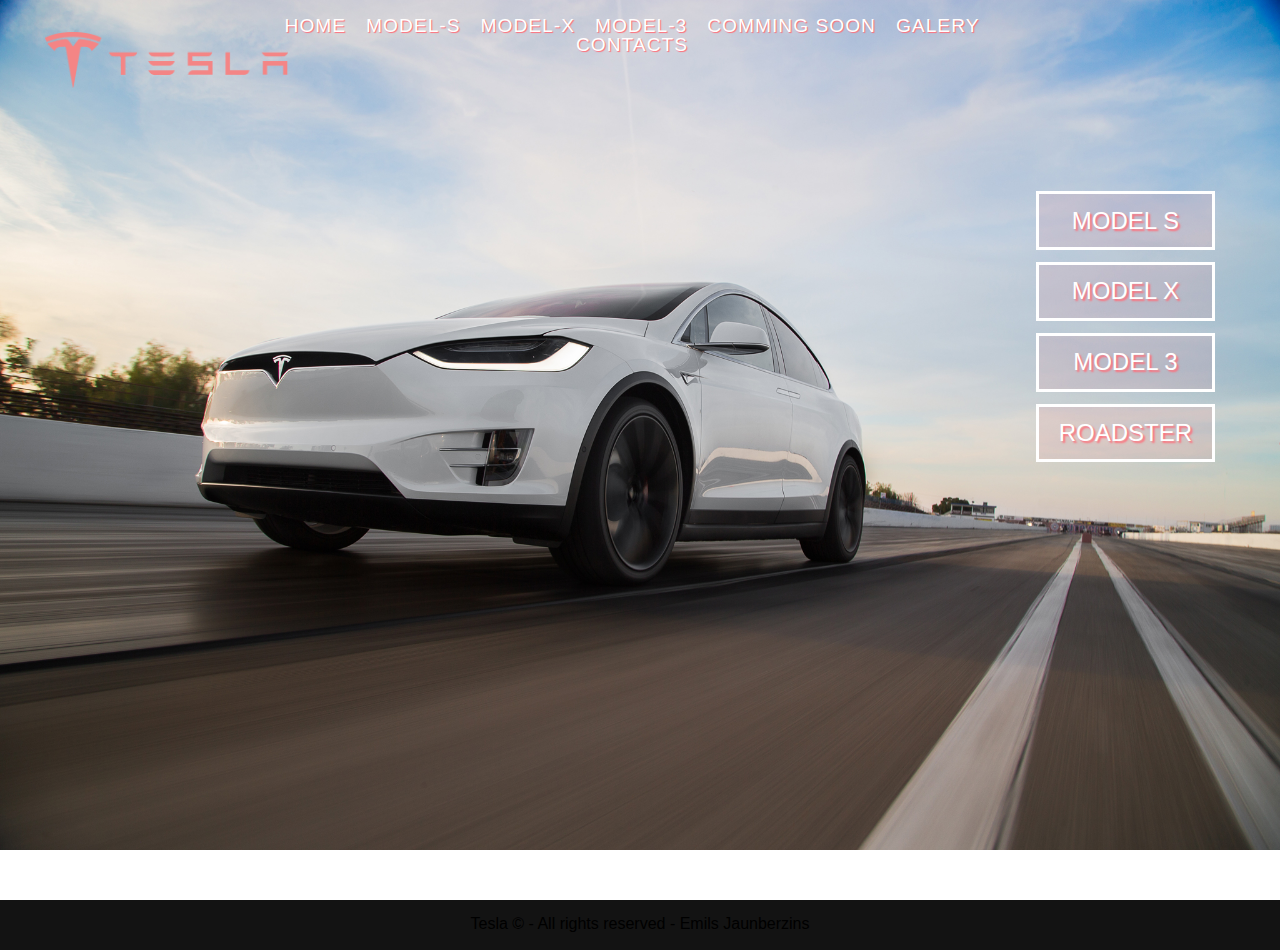
<file: index.html>
<!doctype html>
<html lang="en">
<head>
    <meta charset="UTF-8">
    <link rel="stylesheet" href="./css/reset.css">
    <link rel="stylesheet" href="./css/main.css">
    <meta name="viewport" content="width=device-width, initial-scale=1.0">
    <title>Tesla | Homepage</title>
</head>
<body>
    <div style="background-image: url(./images/ModelXBackground2.jpg); background-position: top" class="mainBox">

        <div class="left">
            <img src="./images/logo.png">
        </div>

        <div class="main">
            <div class="navBar">
                <ul>
                    <li><a href="./index.html">Home</a> </li>
                    <li><a href="./ModelS.html">Model-S</a> </li>
                    <li><a href="./ModelX.html">Model-X</a> </li>
                    <li><a href="./Model3.html">Model-3</a> </li>
                    <li><a href="./Roadster.html">Comming soon</a></li>
                    <li><a href="./Galery.html">Galery</a></li>
                    <li><a href="./Contacts.html">Contacts</a></li>
                </ul>
            </div>
        </div>

        <div class="right" id="index">
            <div class="models">
                <a href="./ModelS.html">Model S</a>
                <a href="./ModelX.html">Model X</a>
                <a href="./Model3.html">Model 3</a>
                <a href="./Roadster.html">Roadster</a>
            </div>
        </div>
    </div>
    <div class="footer"><p>Tesla © - All rights reserved - Emils Jaunberzins</p></div>

    
</body>
</html>
</file>
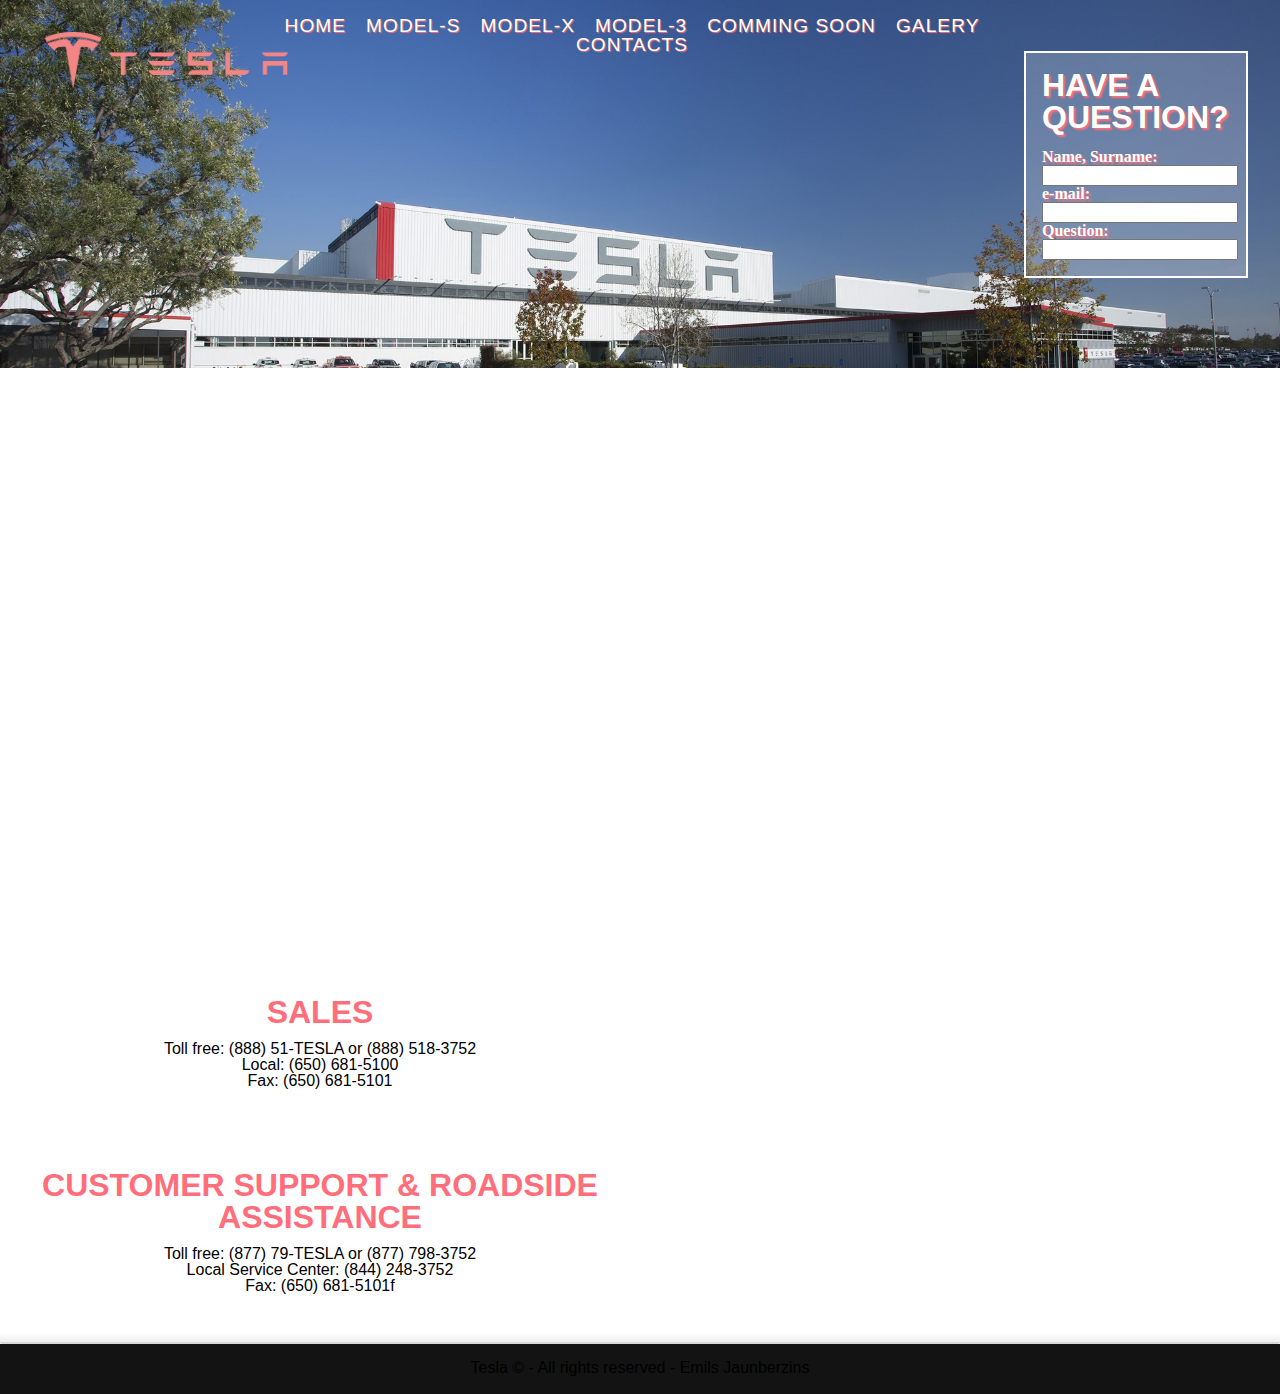
<file: Contacts.html>
<!doctype html>
<html lang="en">
<head>
    <meta charset="UTF-8">
    <link rel="stylesheet" href="./css/reset.css">
    <link rel="stylesheet" href="./css/main.css">
    <meta name="viewport" content="width=device-width, initial-scale=1.0">
    <title>Tesla | Homepage</title>
</head>
<body>
    <div style="background-image: url(./images/TeslaOffice.jpg); background-position: top;" class="mainBox">

        <div class="left">
            <img src="./images/logo.png">
        </div>

        <div class="main">
            <div class="navBar">
                <ul>
                    <li><a href="./index.html">Home</a> </li>
                    <li><a href="./ModelS.html">Model-S</a> </li>
                    <li><a href="./ModelX.html">Model-X</a> </li>
                    <li><a href="./Model3.html">Model-3</a> </li>
                    <li><a href="./Roadster.html">Comming soon</a></li>
                    <li><a href="./Galery.html">Galery</a></li>
                    <li><a href="./Contacts.html">Contacts</a></li>
                </ul>
            </div>
        </div>

        

        <div class="right" id="Question">
            <div class="Question">
                <h1>Have a question?</h1>
                <h2>Name, Surname:</h2>
                <input type="text">
                <h2>e-mail:</h2>
                <input type="text">
                <h2>Question:</h2>
                <input type="text">
            </div>
        </div>
    </div>

    <div class="specBox">
        <div class="specLeft">
            <div class="Contacts">
                <h1>Sales</h1>
                <p>Toll free: (888) 51-TESLA or (888) 518-3752</p>
                <p>Local: (650) 681-5100</p>
                <p>Fax: (650) 681-5101</p>
                <br>
                <h1>Customer Support & Roadside Assistance</h1>
                <p>Toll free: (877) 79-TESLA or (877) 798-3752</p>
                <p>Local Service Center: (844) 248-3752</p>
                <p>Fax: (650) 681-5101f</p>
            <br>
            </div>
        </div>

        <div class="specRight">
            <iframe src="https://www.google.com/maps/embed?pb=!1m18!1m12!1m3!1d2211.0269192603605!2d9.181819085231972!3d48.774846307666074!2m3!1f0!2f0!3f0!3m2!1i1024!2i768!4f13.1!3m3!1m2!1s0x4799db4ac6f259c7%3A0x71ed7748549d107d!2sTesla!5e0!3m2!1slv!2slv!4v1517299841556" width="100%" height="100%" frameborder="0" style="border:0" allowfullscreen></iframe>
        </div>

    </div>
    <div class="footer"><p>Tesla © - All rights reserved - Emils Jaunberzins</p></div>

    
</body>
</html>
</file>
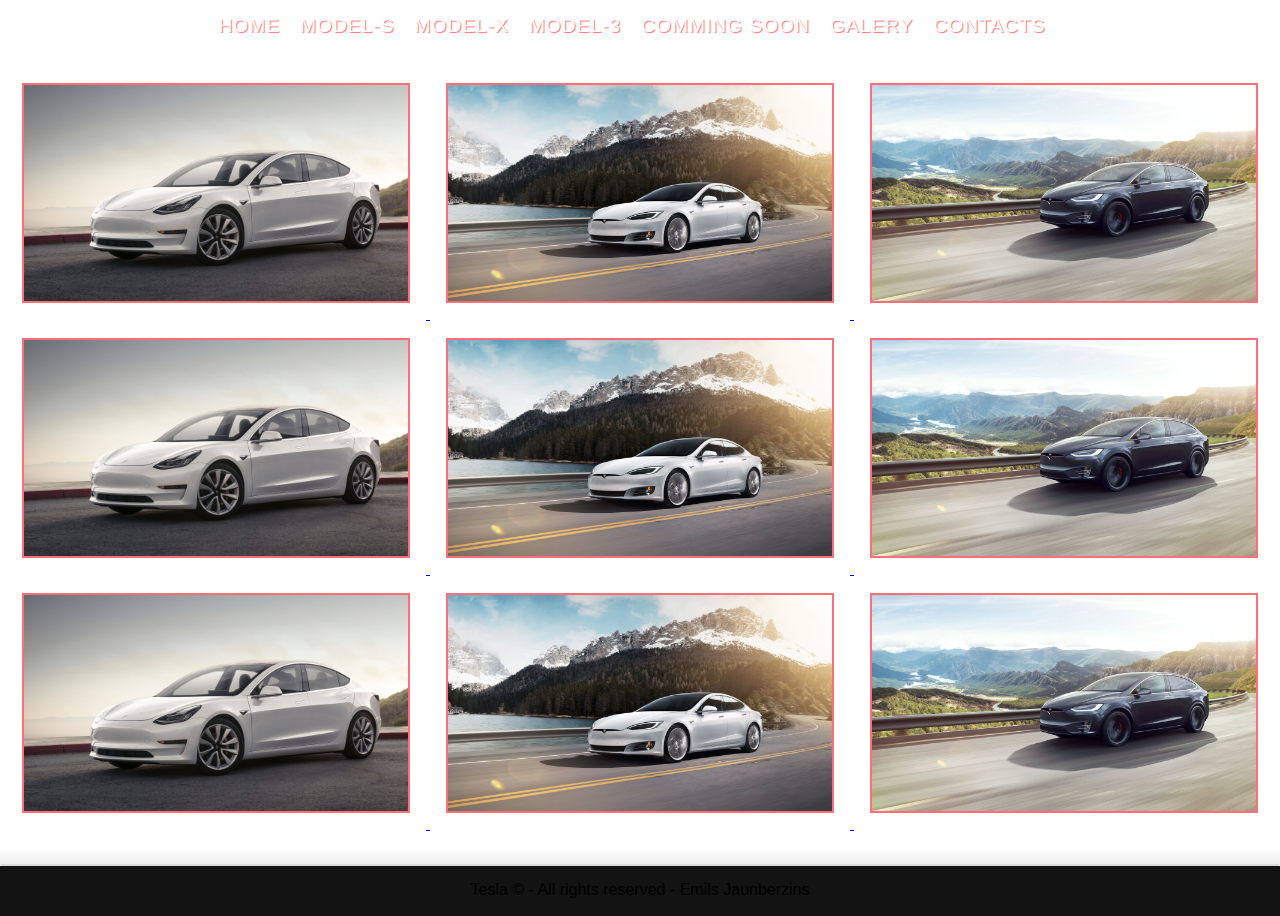
<file: Galery.html>
<!doctype html>
<html lang="en">
<head>
    <meta charset="UTF-8">
    <link rel="stylesheet" href="./css/reset.css">
    <link rel="stylesheet" href="./css/main.css">
    <meta name="viewport" content="width=device-width, initial-scale=1.0">
    <title>Tesla | Homepage</title>
</head>
<body>
    <div class="mainBox">

        <div class="navBar">
            <ul>
                <li><a href="./index.html">Home</a> </li>
                <li><a href="./ModelS.html">Model-S</a> </li>
                <li><a href="./ModelX.html">Model-X</a> </li>
                <li><a href="./Model3.html">Model-3</a> </li>
                <li><a href="./Roadster.html">Comming soon</a></li>
                <li><a href="./Galery.html">Galery</a></li>
                <li><a href="./Contacts.html">Contacts</a></li>
            </ul>
        </div>

    <div class="specBox">
        <div class="Galery">
            <a target="_blank" href="images/Model3Background.jpeg">
            <img src="images/Model3Background.jpeg">
            </a>

            <a target="_blank" href="images/ModelSBackground.jpg">
                <img src="images/ModelSBackground.jpg">
            </a>

            <a target="_blank" href="images/ModelXBackground3.jpg">
                <img src="images/ModelXBackground3.jpg">
            </a>

            <a target="_blank" href="images/Model3Background.jpeg">
                <img src="images/Model3Background.jpeg">
            </a>

            <a target="_blank" href="images/ModelSBackground.jpg">
                <img src="images/ModelSBackground.jpg">
            </a>

            <a target="_blank" href="images/ModelXBackground3.jpg">
                <img src="images/ModelXBackground3.jpg">
            </a>

            <a target="_blank" href="images/Model3Background.jpeg">
                <img src="images/Model3Background.jpeg">
            </a>

            <a target="_blank" href="images/ModelSBackground.jpg">
                <img src="images/ModelSBackground.jpg">
            </a>

            <a target="_blank" href="images/ModelXBackground3.jpg">
                <img src="images/ModelXBackground3.jpg">
            </a>

        </div>

    </div>
    <div class="footer"><p>Tesla © - All rights reserved - Emils Jaunberzins</p></div>

    
</body>
</html>
</file>
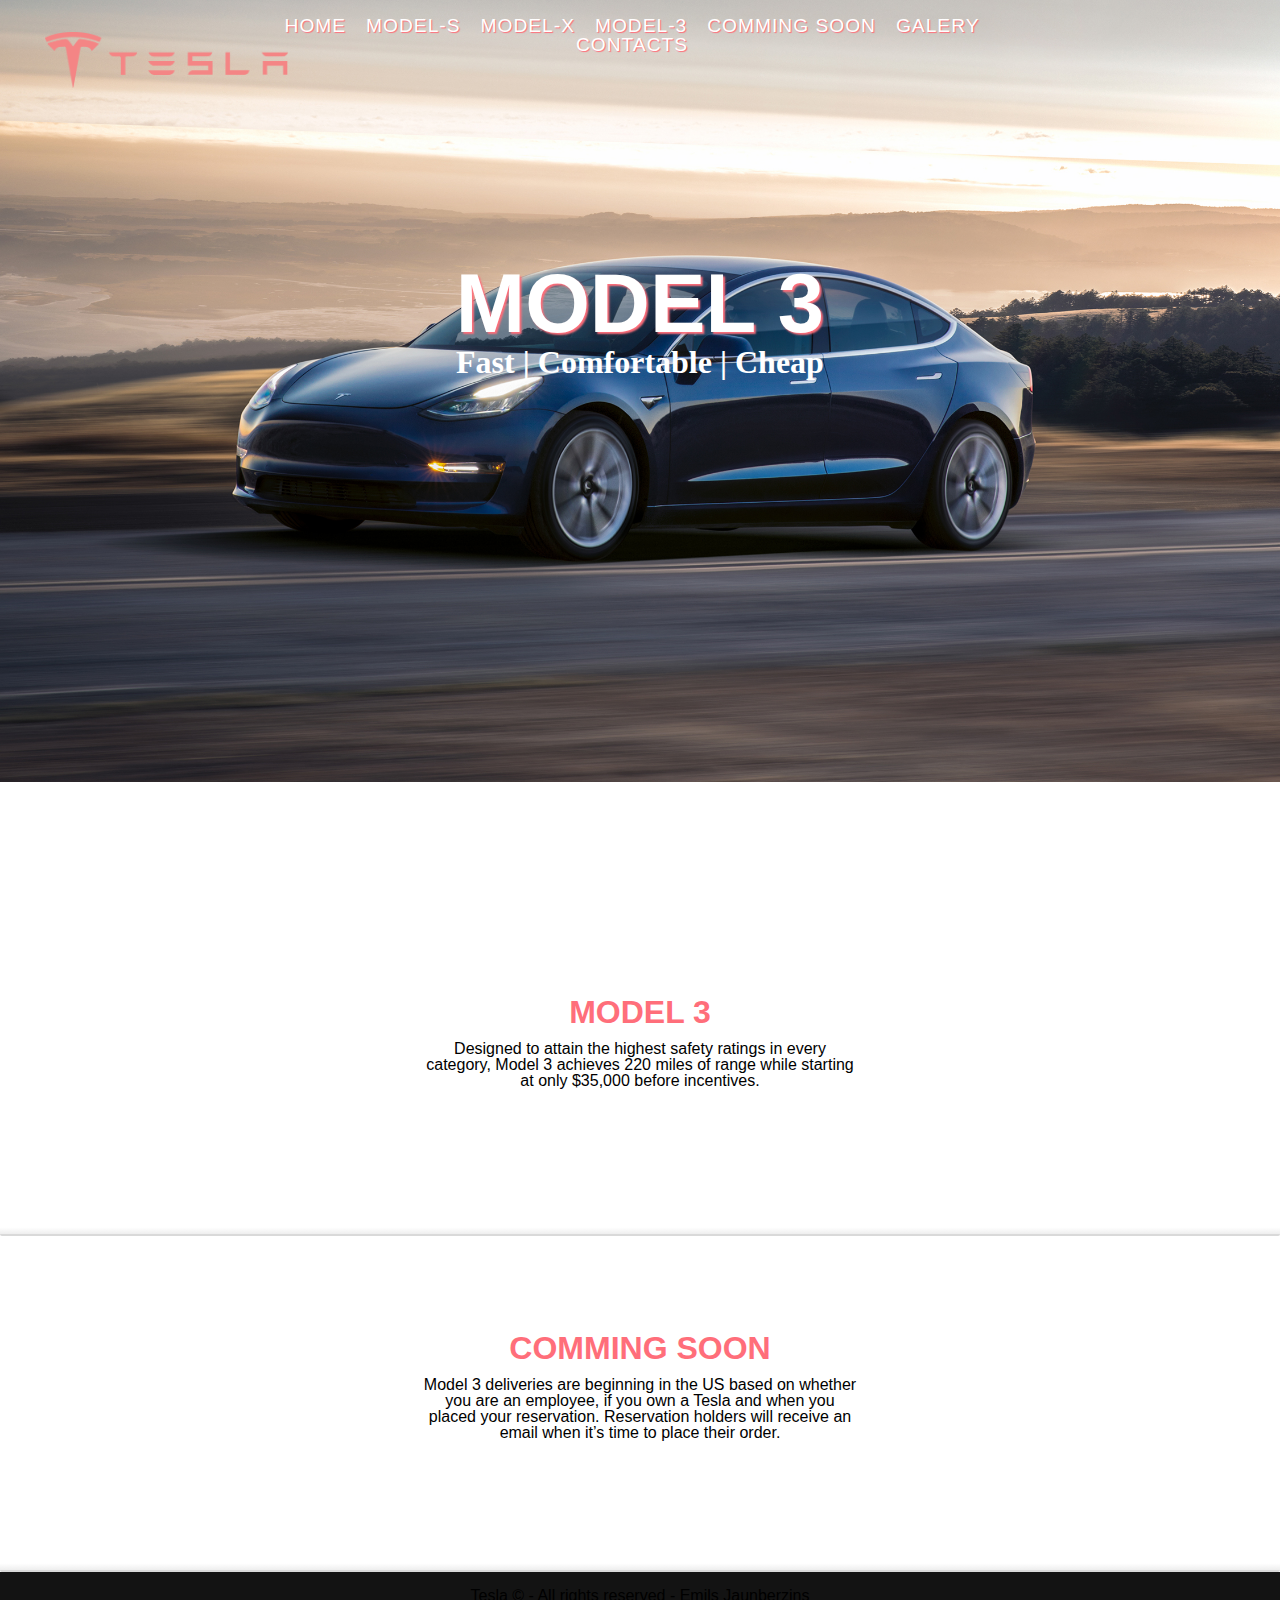
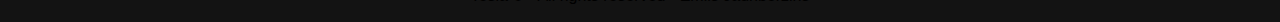
<file: Model3.html>
<!doctype html>
<html lang="en">
<head>
    <meta charset="UTF-8">
    <link rel="stylesheet" href="./css/reset.css">
    <link rel="stylesheet" href="./css/main.css">
    <meta name="viewport" content="width=device-width, initial-scale=1.0">
    <title>Tesla | ModelX</title>
</head>
<body>
    <div style="background-image: url(./images/Model3Background.jpg); background-position:top;" class="mainBox">

        <div class="left">
            <img src="./images/logo.png">
        </div>

        <div class="main">
            <div class="navBar">
                <ul>
                    <li><a href="./index.html">Home</a> </li>
                    <li><a href="./ModelS.html">Model-S</a> </li>
                    <li><a href="./ModelX.html">Model-X</a> </li>
                    <li><a href="./Model3.html">Model-3</a> </li>
                    <li><a href="./Roadster.html">Comming soon</a></li>
                    <li><a href="./Galery.html">Galery</a></li>
                    <li><a href="./Contacts.html">Contacts</a></li>
                </ul>
            </div>

            <h1>Model 3</h1>
            <h2> Fast | Comfortable | Cheap </h2>
        </div>

        <div class="right">
        </div>
    </div>

    <div class="specBox">
      <h1>Model 3</h1>
      <p>Designed to attain the highest safety ratings in every category, Model 3 achieves 220 miles of range while starting at only $35,000 before incentives.</p>
    </div>


    <div class="specBox"> 
      <h1>Comming soon</h1>
      <p>Model 3 deliveries are beginning in the US based on whether you are an employee, if you own a Tesla and when you placed your reservation. Reservation holders will receive an email when it’s time to place their order.</p>
    </div>



    <div class="footer"><p>Tesla © - All rights reserved - Emils Jaunberzins</p></div>

    
</body>
</html>
</file>
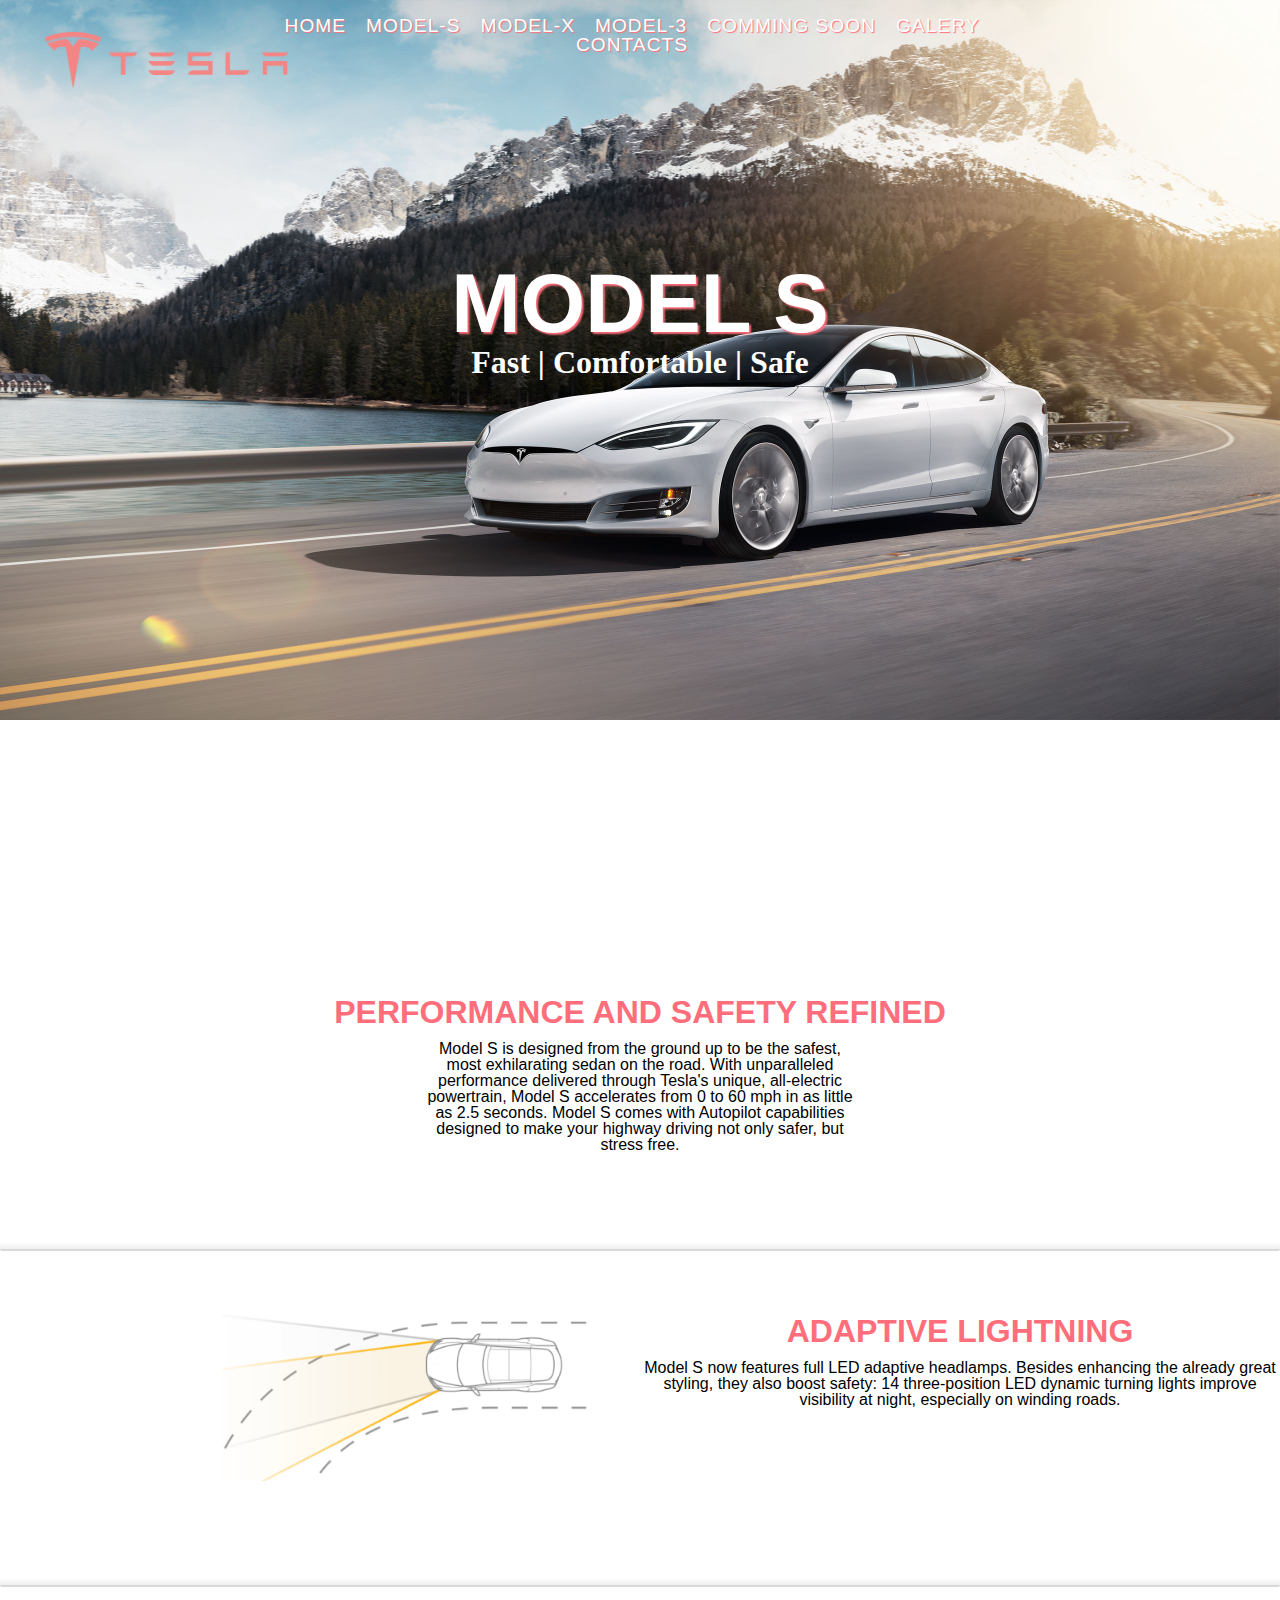
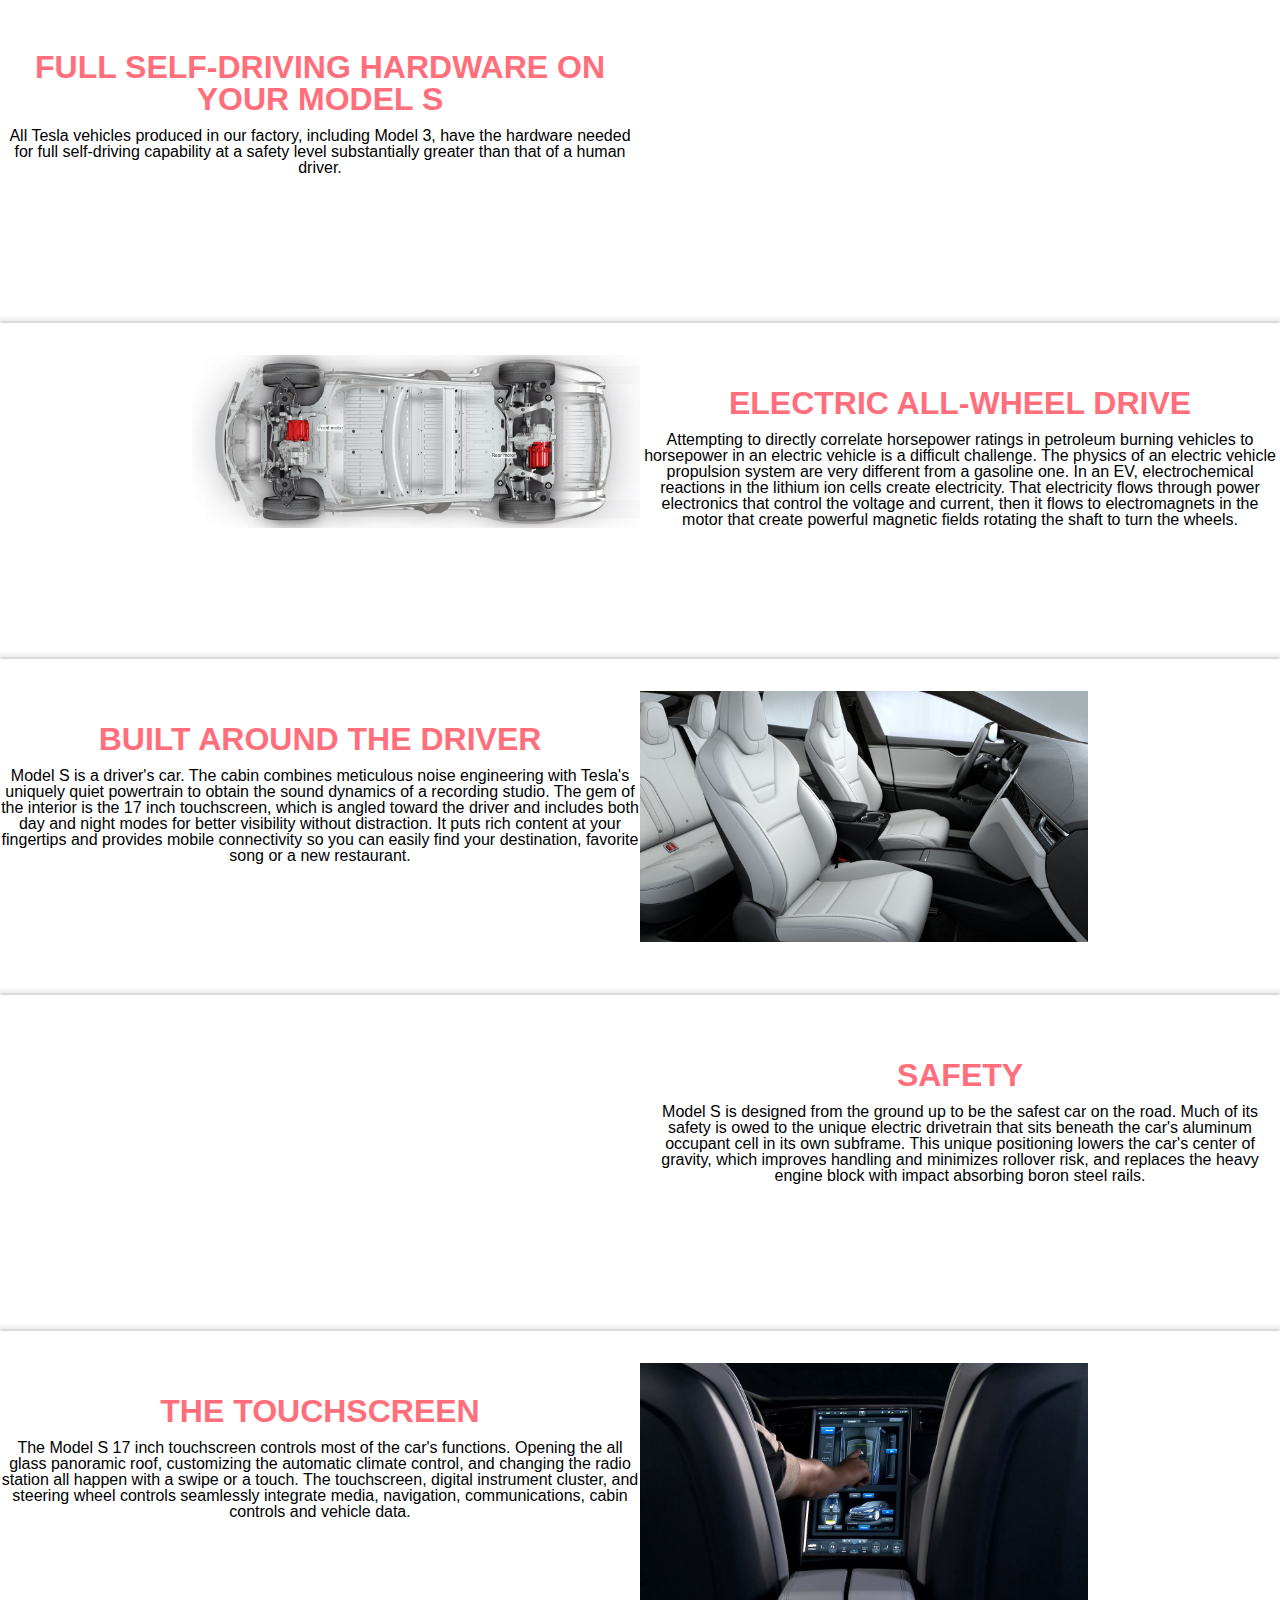
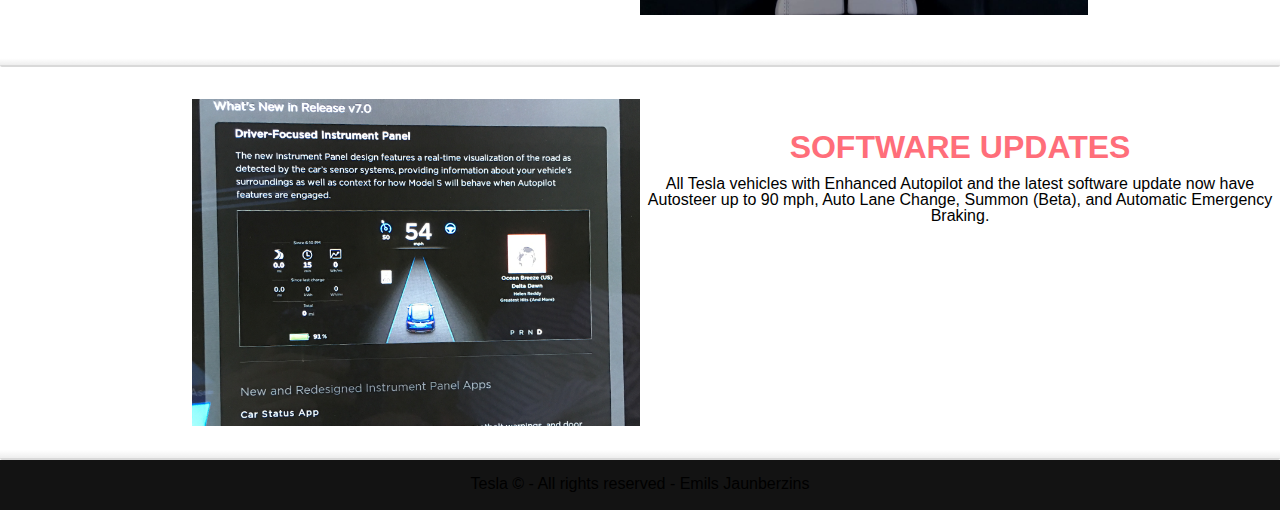
<file: ModelS.html>
<!doctype html>
<html lang="en">
<head>
    <meta charset="UTF-8">
    <link rel="stylesheet" href="./css/reset.css">
    <link rel="stylesheet" href="./css/main.css">
    <meta name="viewport" content="width=device-width, initial-scale=1.0">
    <title>Tesla | ModelS</title>
</head>
<body>
    <div style="background-image: url(./images/ModelSBackground.jpg); background-position: top;" class="mainBox">

        <div class="left">
            <img src="./images/logo.png">
        </div>

        <div class="main">
            <div class="navBar">
                <ul>
                    <li><a href="./index.html">Home</a> </li>
                    <li><a href="./ModelS.html">Model-S</a> </li>
                    <li><a href="./ModelX.html">Model-X</a> </li>
                    <li><a href="./Model3.html">Model-3</a> </li>
                    <li><a href="./Roadster.html">Comming soon</a></li>
                    <li><a href="./Galery.html">Galery</a></li>
                    <li><a href="./Contacts.html">Contacts</a></li>
                </ul>
            </div>

            <h1>Model S</h1>
            <h2> Fast | Comfortable | Safe</h2>
        </div>

        <div class="right">
        </div>
    </div>

    <div class="specBox"> 
      <h1>Performance and safety refined</h1>
      <p>Model S is designed from the ground up to be the safest, most exhilarating sedan on the road. With unparalleled performance delivered through Tesla's unique, all-electric powertrain, Model S accelerates from 0 to 60 mph in as little as 2.5 seconds. Model S comes with Autopilot capabilities designed to make your highway driving not only safer, but stress free.</p>
    </div>
    
    <div class="specBox">
      <div class="specLeft">
        <img src="./images/AdaptiveLightning.jpg">
      </div>
    
      <div class="specRight"> 
        <h1>Adaptive lightning</h1>
        <p>Model S now features full LED adaptive headlamps. Besides enhancing the already great styling, they also boost safety: 14 three-position LED dynamic turning lights improve visibility at night, especially on winding roads.</p>
      </div>
    </div>

    <div class="specBox">
      <div class="specLeft">
        <h1>Full Self-Driving Hardware on your Model S</h1>
        <p>All Tesla vehicles produced in our factory, including Model 3, have the hardware needed for full self-driving capability at a safety level substantially greater than that of a human driver.</p>  
      </div>
    
      <div class="specRight"> 
        <!-- <img src="./images/AutoPilot.jpg"> -->
        <iframe width="560" height="100%" src="https://www.youtube.com/embed/VG68SKoG7vE?rel=0&amp;controls=0&amp;showinfo=0" frameborder="0" allow="autoplay; encrypted-media" allowfullscreen></iframe>
      </div>
    </div>

    <div class="specBox">
      <div class="specLeft">
        <img src="./images/Allwheeldrive.png">
      </div>
    
      <div class="specRight"> 
        <h1>Electric All-Wheel Drive</h1>
        <p>Attempting to directly correlate horsepower ratings in petroleum burning vehicles to horsepower in an electric vehicle is a difficult challenge. The physics of an electric vehicle propulsion system are very different from a gasoline one. In an EV, electrochemical reactions in the lithium ion cells create electricity. That electricity flows through power electronics that control the voltage and current, then it flows to electromagnets in the motor that create powerful magnetic fields rotating the shaft to turn the wheels.</p>
      </div>
    </div>

    <div class="specBox">
      <div class="specLeft">
        <h1>Built around the driver</h1>
        <p>Model S is a driver's car. The cabin combines meticulous noise engineering with Tesla's uniquely quiet powertrain to obtain the sound dynamics of a recording studio. The gem of the interior is the 17 inch touchscreen, which is angled toward the driver and includes both day and night modes for better visibility without distraction. It puts rich content at your fingertips and provides mobile connectivity so you can easily find your destination, favorite song or a new restaurant.</p>  
      </div>
    
      <div class="specRight"> 
        <img src="./images/Interior.jpg">
      </div>
    </div>

    <div class="specBox">
      <div class="specLeft">
        <iframe width="560" height="100%" src="https://www.youtube.com/embed/naxbzoME6V4?rel=0&amp;controls=0&amp;showinfo=0" frameborder="0" allow="autoplay; encrypted-media" allowfullscreen></iframe>
      </div>
    
      <div class="specRight"> 
        <h1>Safety</h1>
        <p>Model S is designed from the ground up to be the safest car on the road. Much of its safety is owed to the unique electric drivetrain that sits beneath the car's aluminum occupant cell in its own subframe. This unique positioning lowers the car's center of gravity, which improves handling and minimizes rollover risk, and replaces the heavy engine block with impact absorbing boron steel rails.</p>
      </div>
    </div>

    <div class="specBox">
      <div class="specLeft">
        <h1>The Touchscreen</h1>
        <p>The Model S 17 inch touchscreen controls most of the car's functions. Opening the all glass panoramic roof, customizing the automatic climate control, and changing the radio station all happen with a swipe or a touch. The touchscreen, digital instrument cluster, and steering wheel controls seamlessly integrate media, navigation, communications, cabin controls and vehicle data.</p>  
      </div>
    
      <div class="specRight"> 
        <img src="./images/Touchscreen.jpg">
      </div>
    </div>

    <div class="specBox">
      <div class="specLeft">
        <img src="./images/Updates.png">
      </div>
    
      <div class="specRight"> 
        <h1>Software Updates</h1>
        <p>All Tesla vehicles with Enhanced Autopilot and the latest software update now have Autosteer up to 90 mph, Auto Lane Change, Summon (Beta), and Automatic Emergency Braking.</p>
      </div>
    </div>

    <div class="footer"><p>Tesla © - All rights reserved - Emils Jaunberzins</p></div>


</body>
</html>
</file>
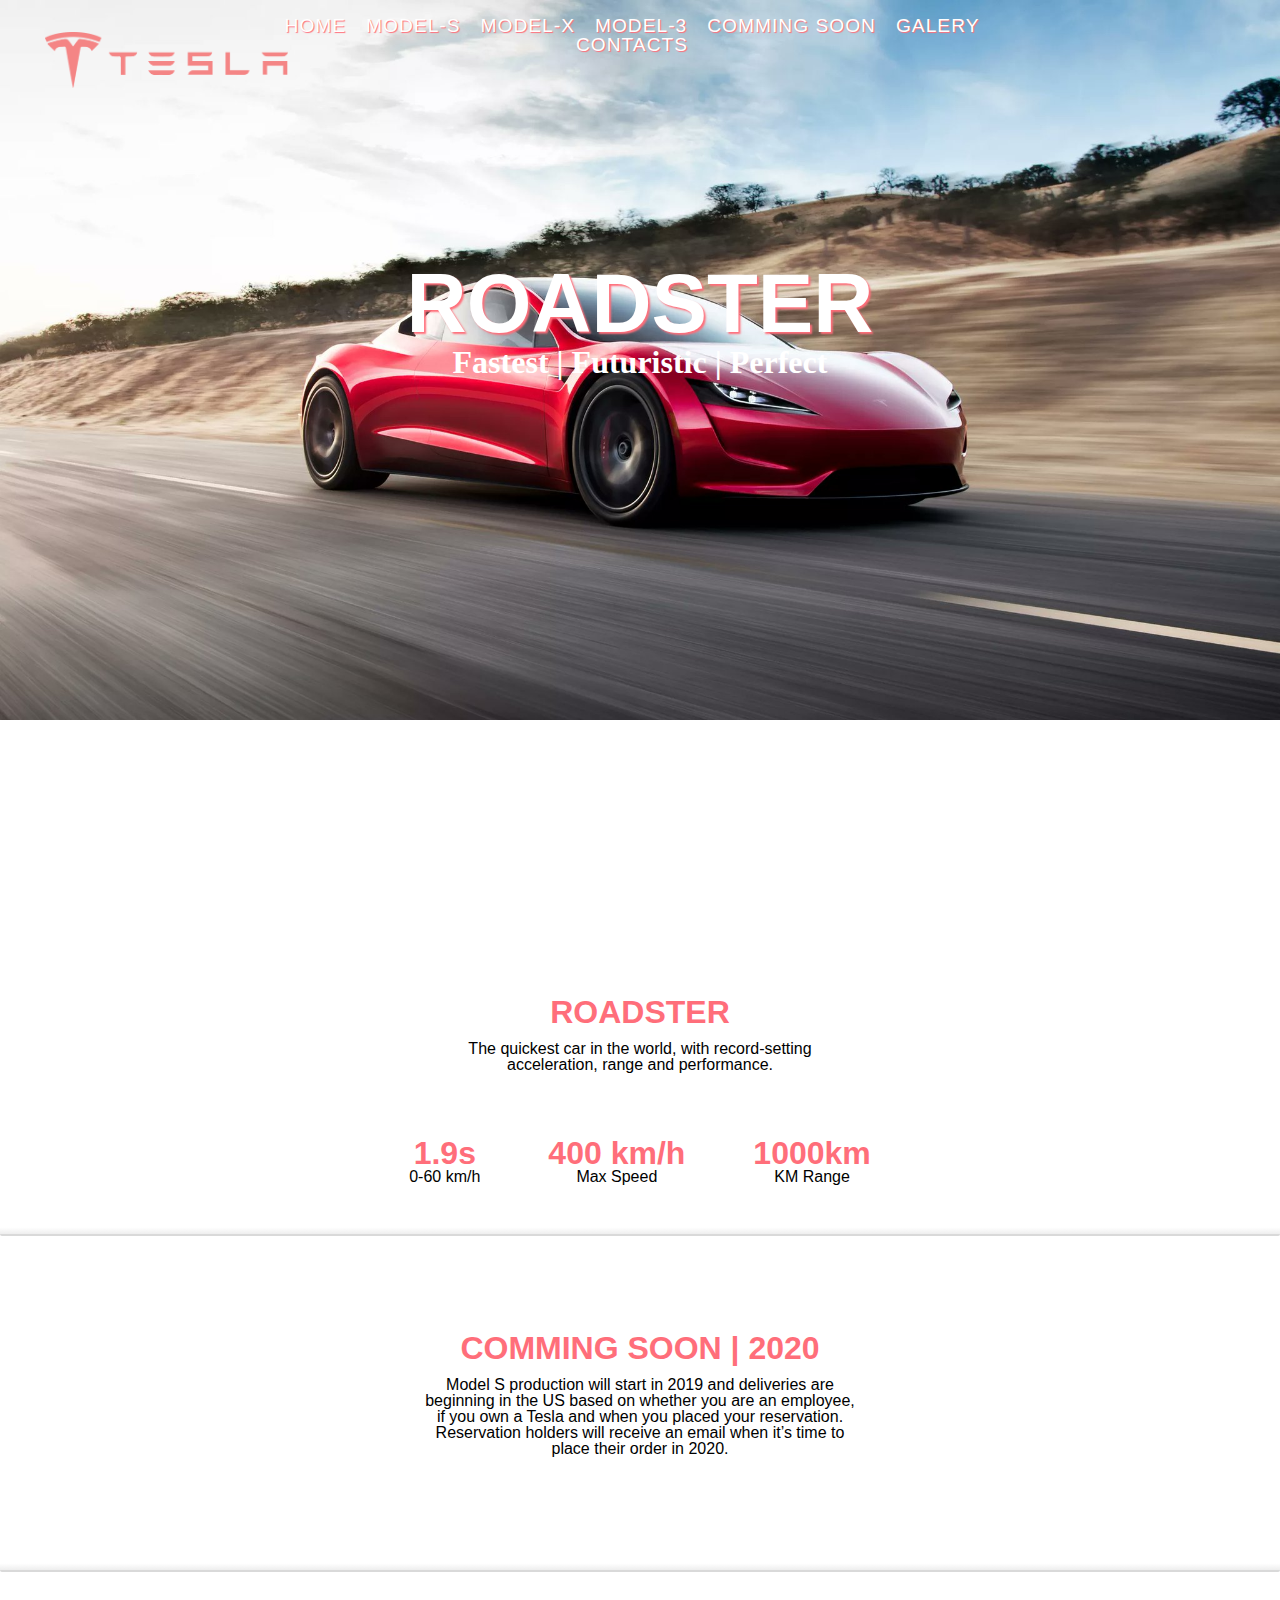
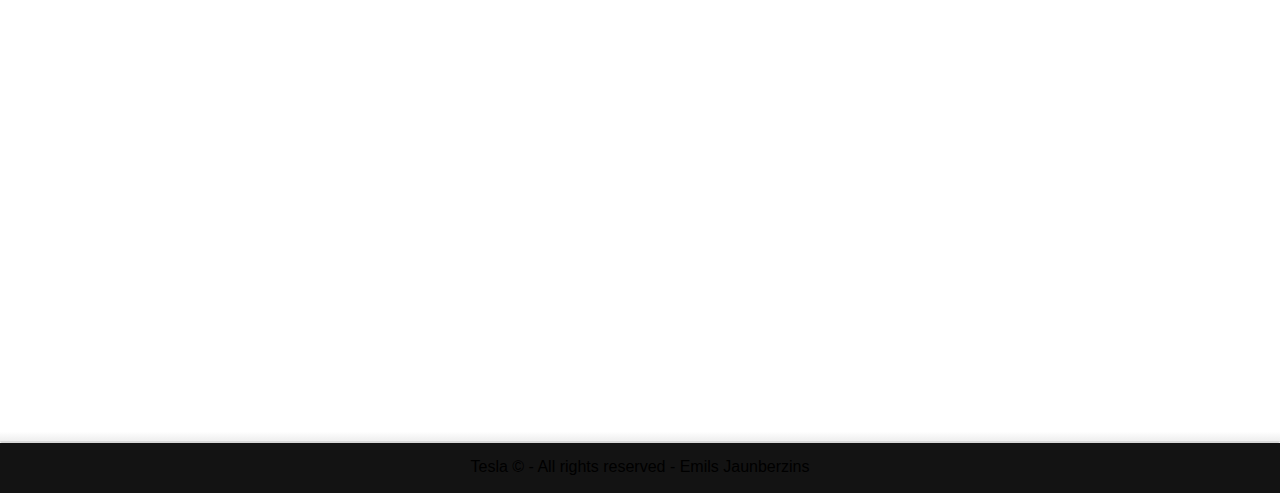
<file: Roadster.html>
<!doctype html>
<html lang="en">
<head>
    <meta charset="UTF-8">
    <link rel="stylesheet" href="./css/reset.css">
    <link rel="stylesheet" href="./css/main.css">
    <meta name="viewport" content="width=device-width, initial-scale=1.0">
    <title>Tesla | Roadster</title>
</head>
<body>
    <div style="background-image: url(./images/RoadsterBackground.jpg); background-position:top;" class="mainBox">

        <div class="left">
            <img src="./images/logo.png">
        </div>

        <div class="main">
            <div class="navBar">
                <ul>
                    <li><a href="./index.html">Home</a> </li>
                    <li><a href="./ModelS.html">Model-S</a> </li>
                    <li><a href="./ModelX.html">Model-X</a> </li>
                    <li><a href="./Model3.html">Model-3</a> </li>
                    <li><a href="./Roadster.html">Comming soon</a></li>
                    <li><a href="./Galery.html">Galery</a></li>
                    <li><a href="./Contacts.html">Contacts</a></li>
                </ul>
            </div>
            <h1>Roadster</h1>
            <h2>Fastest | Futuristic | Perfect  </h2>
        </div>

        <div class="right">
        </div>
    </div>

    <div class="specBox"> 
      <h1>Roadster</h1>
      <p>​The quickest car in the world, with record-setting acceleration, range and performance.</p>
      <ul>
          <li><h2>1.9s</h2>0-60 km/h</li>
          <li><h2>400 km/h</h2>Max Speed</li>
          <li><h2>1000km</h2>KM Range</li>
      </ul>
    </div>

    <div class="specBox"> 
      <h1>Comming soon | 2020</h1>
      <p>Model S production will start in 2019 and deliveries are beginning in the US based on whether you are an employee, if you own a Tesla and when you placed your reservation. Reservation holders will receive an email when it’s time to place their order in 2020.</p>
    </div>

    <div class="specBox"> 
      <iframe width="720" height="405" src="https://www.youtube.com/embed/Gd9JQAkcYak?rel=0&amp;controls=0&amp;showinfo=0" frameborder="0" allow="autoplay; encrypted-media" allowfullscreen></iframe>
    </div>


    <div class="footer"><p>Tesla © - All rights reserved - Emils Jaunberzins</p></div>


</body>
</html>
</file>
<file: css/main.css>
html, body{
    background-color: #ffffff;
    height: 100%;
}

h1{
    text-align: center;
    font-size: 5.2em;
    font-family: "Impact", sans-serif;
    color: #ffffff;
}

h2{
    font-size: 2em;
    color: rgb(255, 255, 255);
}

p{
    font-family: "Trebuchet MS", sans-serif;
}

iframe{
    display: block;
    margin: 0 auto;
}


.mainBox{
    background-size: 100%;
    background-repeat: no-repeat;
    /*background-position: center;*/
    height: 100%;
    width: 100%;
    display: table;
}


.navBar{
    padding-top: 1em;
}
.navBar ul{
    text-align: center;
}
.navBar li{
    display: inline;
    padding-right: 1em;
}

.navBar a{
    font-family: "Impact", sans-serif;
    letter-spacing: 1px;
    font-size: 1.2em;
    color: rgb(255, 255, 255);
    text-shadow: 1px 1px 1px rgb(255, 110, 122);
    text-decoration: none;
    text-align: center;
    text-transform: uppercase;
}

.navBar a:hover, .models a:hover{
    color: rgba(255, 110, 122, 0.1);
    transition: 0.4s;
}

.modelDropDown li a:hover{
    display: block;
}
.modelDropDown a:hover{
    display: none;
}

/*.DropButton a:hover .modelDropDown{
    display: block;
    color: blue;
    font-size: 10em;
}*/

/*.modelDropDown li ul li {
    display: block;
}*/

.main{
    /*background: #000;*/
    /*max-height: auto;*/
    width: 60%;
    float: left;
}
.main h1{
    /*font-size: 5.2em;*/
    font-family: "Trebuchet MS", sans-serif;
    text-transform: uppercase;
    padding-top: 2.5em;
    text-align: center;
    text-shadow: 2px 2px 2px rgb(255, 110, 122);
}

.main h2{
    text-align: center;
}


.left{
    /*display: flex;
    justify-content: center;  align horizontal
    align-items: center;*/

    padding-left: 1%;
    /*padding-top: 1%;*/
    width: 19%;
    min-height: 100%;
    /*background-color: rgba(191, 191, 191, 0.3);*/
    float: left;
}

.left img{
    min-width: 100%;
    padding-top: 2em;
    padding-left: 2em;
    width: 100%;

}

.right{
    width: 20%;
    min-height: 100%;
    /*background-color: rgba(191, 191, 191, 0.3);*/
    /*background: linear-gradient(to right, transparent , rgba(6, 6, 6, 0.5), rgba(6, 6, 6, 0.6));*/
    float: left;
}

.Question{
    margin-right: 2em;
    padding: 1em;
    margin-top: 20%;
    border: solid 2px white;
    background-color: rgba(255, 255, 255, 0.2);
}
.Question h1{
    color: rgb(255, 255, 255);
    text-shadow: 2px 2px 2px rgb(255, 110, 122);
    font-family: "Trebuchet MS", sans-serif;
    text-transform: uppercase;
    font-size: 2em;
    text-align: left;
    padding-bottom: 0.5em;
}
.Question h2{
    font-size: 1em;
    text-shadow: 2px 2px 2px rgb(255, 110, 122);
    text-align: left;
}

.Question input{
    width: 100%;

}
.models {
    padding-top: 70%;
    display: table;
    text-align: center;
}

.models a{
    font-family: "Impact", sans-serif;
    font-size: 1.5em;
    color: rgb(255, 255, 255);
    text-shadow: 2px 2px 2px rgb(255, 110, 122);
    text-transform: uppercase;
    width: 80%;
    margin: 0.5em 10% 0.5em 0.5em;
    padding: 0.6em;
    display: table;
    text-decoration: none;
    border: 3px solid rgb(255, 255, 255);
    background-color: rgba(255, 110, 122, 0.1);
    /*box-shadow: 2px 2px 2px rgb(111, 111, 111);*/

}

.models a:hover{
    background-color: rgba(255, 110, 122, 0.3);
    transition: 0.4s;
}

/*.right h1{
    padding-top: 0.5em;
    border-bottom: 0.05em solid rgba(245, 245, 245, 0.5);
}*/

.specBox{
    padding-top: 2em;
    padding-bottom: 2em;
    height: 30%;
    width: 100%;
    display: table;
    border-bottom: 2px solid rgba(130, 130, 130, 0.3);
    border-radius: 2px;
    background: linear-gradient(to top, #eee  0%, #fff 2%);

}

.specBox ul{
    text-align: center;
    padding: 0;
}

.specBox li{
    font-family: "Trebuchet MS", sans-serif;
    list-style-type: none;
    padding: 0 2em 0 2em;
    display: inline-block;
    /*text-align: center;*/
    font-size: 1em;
}

.specBox li > h2{
    font-family: "Trebuchet MS", sans-serif;
    color: rgb(255, 110, 122);
    font-size: 2em;
}

.specBox iframe{
    /*float: ;*/
}

.specBox h1{
    font-size: 2em;
    font-family: "Trebuchet MS", sans-serif;
    text-transform: uppercase;
    padding-top: 5%;
    color: rgb(255, 110, 122);
    text-align: center;
}
.specBox> p{
    font-family: "Trebuchet MS", sans-serif;
    text-align: center;
    padding: 1% 33% 5%;
}
.specLeft, .specRight{
    height: 100%;
    width: 50%;
    float: left;
    margin: 0 auto;

}

.specLeft{
    /*background-color: yellow;*/
}

.specLeft img{
    max-width: 70%;
    max-height: 100%;
    float: right;
}

.specLeft iframe{
    max-width: 70%;
    max-height: 100%;
    float: right;
}

.specRight iframe{
    max-width: 70%;
    max-height: 100%;
    float: left;

}

.specRight img{
    width: 70%;
    max-height: 100%;
    float: left;
}

.specRight{

    /*background-color: red;*/
    /*align-items: center;*/
}

.specRight h1, .specLeft h1{
    color: rgb(255, 110, 122);
    font-size: 2em;
    text-align: center;
    padding-bottom: 2%;
    /*vertical-align: middle;*/
}

.specRight p, .specLeft p{
    /*padding-left: 2em;*/
    /*padding-right: 2em;*/
    text-align: center;
    /*vertical-align: middle;*/
}

/*.Contacts{
    padding-bottom: em;
}*/
.Contacts h1{
    padding-top: 2em;
}
.footer{
    height: 50px;
    background-color: #131313;
    clear: both;

}

.Galery{
    text-align: center;
}
.Galery img{
    border: solid 2px rgb(255, 110, 122);
    max-width: 30%;
    max-height:30%;
    margin: 1em;
}

@media screen and (max-width: 560px) {
    .Question{
        margin: 0;
    }

    #Question{
        width: 100%;
    }
    .left img{
        display: none;
    }

    .main h1{
        padding-top: 0.5em;
        font-size: 3em;
        /*color: red;*/
    }

    .main h2{
        display: none;
        font-size: 1em;
        color: red;
    }

    .mainBox{
        display: block;
        max-height: 200px;
        /*background-color: #ffff99;*/
    }

    #index{
        display: table;
        width: 100%;
        margin: 0;
        align-items: center;
    }

    .models{
        padding-top: 0;
        padding-bottom: 1em;
        width: 80%;
        margin: 0 auto ;
        align-items: center;
        align-content: center;
    }

    .models a{
        width: 100%;
        padding: 1em 0;
        margin: 1em 0 0;
        /*padding-left: 2em;*/
        /*padding-right: 2em;*/
        border-color: #ff807f;
        /*background-color: rgba(105, 108, 108, 0.5);*/
    }
}

.footer{
    max-height: 20%;
    text-align: center;
}

.footer p{
    padding-top: 1em;
}
</file>
